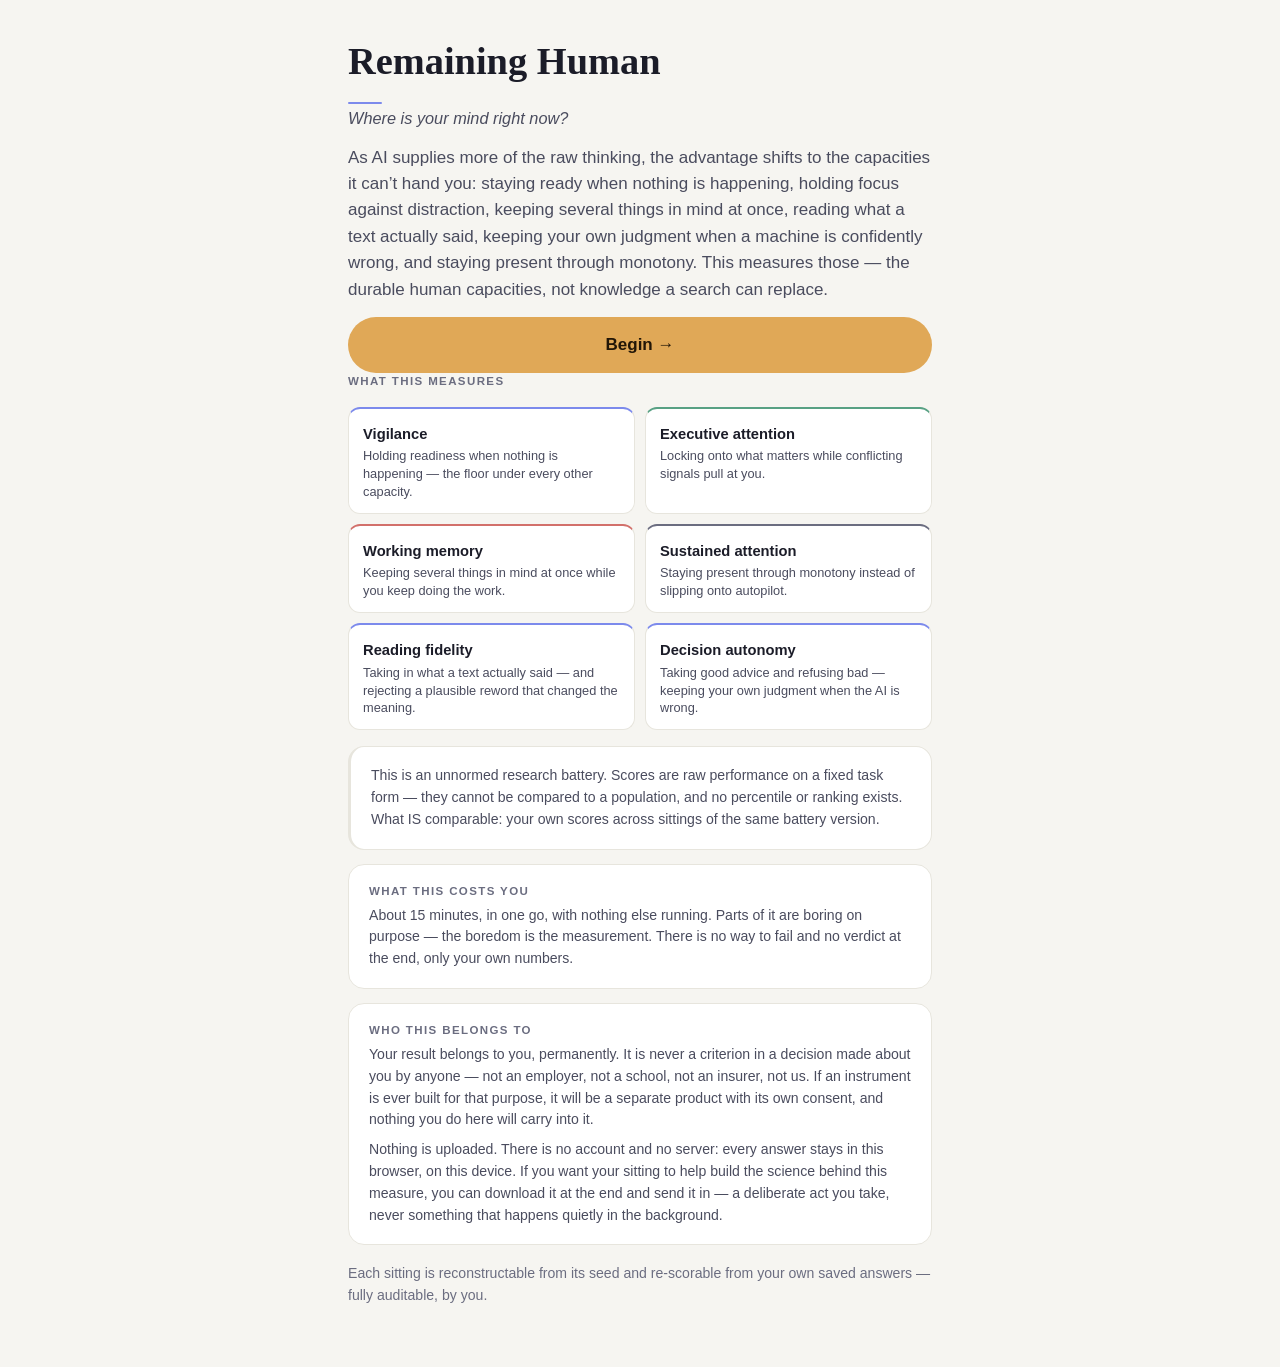
<file: index.html>
<!DOCTYPE html>
<html lang="en">
<head>
  <meta charset="utf-8" />
  <meta name="viewport" content="width=device-width, initial-scale=1, viewport-fit=cover" />
  <title>Remaining Human — research battery</title>
  <link rel="stylesheet" href="app/styles.css?b=9" />
</head>
<body>
  <main id="app" aria-live="polite"></main>
  <script type="module" src="app/app.js?b=9"></script>
</body>
</html>
</file>
<file: app/styles.css>
/* Administration app — calm, dark-first, zero distraction. The task IS the interface. */
:root {
  --bg: #14151a; --card: #1c1d24; --line: #2a2b33;
  --ink: #ecebe6; --ink-soft: #b3b2ad; --ink-faint: #8f8e8a;
  --accent: #7c8aec; --amber: #e0a857; --amber-ink: #221607;
  --green: #58a184; --red: #d2706b;
  --radius: 16px;
}
@media (prefers-color-scheme: light) {
  :root { --bg: #f6f5f1; --card: #ffffff; --line: #e7e5dd; --ink: #1b1c28; --ink-soft: #4a4c5e; --ink-faint: #6b6d80; }
}
* { box-sizing: border-box; margin: 0; }
body { background: var(--bg); color: var(--ink); font: 17px/1.55 -apple-system, "SF Pro Text", Segoe UI, Roboto, sans-serif; -webkit-font-smoothing: antialiased; }
#app { max-width: 620px; margin: 0 auto; padding: 28px 18px 60px; min-height: 100vh; }
h1 { font-size: 1.6rem; line-height: 1.25; margin: 6px 0 10px; }
.eyebrow { font-size: .72rem; font-weight: 700; letter-spacing: .12em; text-transform: uppercase; color: var(--ink-faint); }
.card { background: var(--card); border: 1px solid var(--line); border-radius: var(--radius); padding: 18px 20px; margin: 14px 0; }
.muted { color: var(--ink-soft); } .small { font-size: .88rem; } .faint { color: var(--ink-faint); }
.btn { display: block; width: 100%; border: none; border-radius: 999px; padding: 15px 22px; font: inherit; font-weight: 650; cursor: pointer; background: var(--amber); color: var(--amber-ink); margin-top: 14px; }
.btn:disabled { opacity: .4; cursor: default; }
.btn.ghost { background: transparent; color: var(--accent); border: 1.5px solid var(--line); }
.btn.half { display: inline-block; width: 48%; }
label.att { display: flex; gap: 10px; align-items: flex-start; margin-top: 10px; cursor: pointer; }
label.att input { width: 18px; height: 18px; margin-top: 3px; }

/* ---- task stage: one focused area, big targets, no chrome ---- */
.stage { position: fixed; inset: 0; background: var(--bg); display: flex; flex-direction: column; align-items: center; justify-content: center; user-select: none; -webkit-user-select: none; touch-action: manipulation; }
.stage .hint { position: fixed; top: max(18px, env(safe-area-inset-top)); left: 0; right: 0; text-align: center; font-size: .82rem; color: var(--ink-faint); }
.stage .progress { position: fixed; bottom: max(18px, env(safe-area-inset-bottom)); left: 0; right: 0; text-align: center; font-size: .78rem; color: var(--ink-faint); font-variant-numeric: tabular-nums; }
.bigstim { font-family: ui-serif, Georgia, serif; font-size: 5.2rem; font-weight: 700; font-variant-numeric: tabular-nums; letter-spacing: .04em; }
.arrows { font-size: 3.4rem; letter-spacing: .12em; font-weight: 700; }
.fixation { font-size: 2.4rem; color: var(--ink-faint); }
.pvt-wait { width: 130px; height: 130px; border-radius: 50%; border: 2px dashed var(--line); }
.pvt-go { width: 130px; height: 130px; border-radius: 50%; background: var(--amber); }
.tapzone { position: fixed; inset: 0; }
.respond-row { display: flex; gap: 14px; margin-top: 34px; }
.respond-row button { font: inherit; font-size: 1.5rem; font-weight: 700; padding: 18px 34px; border-radius: 16px; border: 1.5px solid var(--line); background: var(--card); color: var(--ink); cursor: pointer; }
.respond-row button:active { background: var(--accent); color: #fff; }

/* span grids */
.symgrid { display: grid; grid-template-columns: repeat(8, 1fr); gap: 3px; width: min(84vw, 360px); }
.symgrid div { aspect-ratio: 1; border-radius: 3px; background: var(--line); }
.symgrid div.on { background: var(--accent); }
.recallgrid { display: grid; grid-template-columns: repeat(4, 1fr); gap: 8px; width: min(78vw, 320px); }
.recallgrid button { aspect-ratio: 1; border-radius: 10px; border: 1.5px solid var(--line); background: var(--card); font: inherit; font-weight: 700; color: var(--ink); cursor: pointer; }
.recallgrid button.flash { background: var(--amber); border-color: var(--amber); }
.recallgrid button.picked { background: var(--accent); color: #fff; border-color: var(--accent); }

/* ---- HUD / report ---- */
.hud-row { display: flex; justify-content: space-between; align-items: baseline; padding: 12px 0; border-bottom: 1px solid var(--line); gap: 12px; }
.hud-row:last-child { border-bottom: none; }
.hud-score { font-family: ui-serif, Georgia, serif; font-size: 1.7rem; font-weight: 650; font-variant-numeric: tabular-nums; }
.hud-invalid { color: var(--red); font-size: .84rem; }
.hud-raw { color: var(--ink-faint); font-size: .8rem; }
.limits { border-left: 3px solid var(--line); }
.audit { font-family: ui-monospace, SFMono-Regular, Menlo, monospace; font-size: .74rem; color: var(--ink-faint); word-break: break-all; }
.sittingrow { display: flex; justify-content: space-between; padding: 10px 0; border-bottom: 1px solid var(--line); font-variant-numeric: tabular-nums; }
.ok { color: var(--green); } .bad { color: var(--red); }

/* ---- brand wordmark ---- */
/* The house signature (Forma lineage): SERIF for the mark and every measured value, system sans
   for UI. ui-serif = New York on Apple, Georgia elsewhere — zero download, editorial register.
   The ::after bar is a restrained "calibration mark", not a badge (design pass 2026-08-05). */
.wordmark { font-family: ui-serif, Georgia, "Iowan Old Style", "Times New Roman", serif; font-size: 2.4rem; font-weight: 600; letter-spacing: 0; color: var(--ink); margin: 4px 0 2px; }
.wordmark::after { content: ''; display: block; width: 34px; height: 2px; background: var(--accent); border-radius: 2px; margin: 10px 0 0; }
.wordmark.small-mark { font-size: 1.5rem; letter-spacing: 0; color: var(--accent); }
.wordmark.small-mark::after { display: none; }
.tagline { color: var(--ink-soft); font-size: 1.02rem; font-style: italic; margin: 0 0 14px; }
.tagline.small { font-size: .9rem; margin: 4px 0 12px; }

/* ---- capacity chips (home screen brand system) ---- */
.capgrid { display: grid; grid-template-columns: 1fr 1fr; gap: 10px; margin: 16px 0; }
.capchip { background: var(--card); border: 1px solid var(--line); border-radius: 12px; padding: 12px 14px; border-top: 2px solid var(--accent); }
/* per-instrument scan cue: four chips, four accents, so the grid reads as distinct instruments */
.capgrid .capchip:nth-child(2) { border-top-color: var(--green); }
.capgrid .capchip:nth-child(3) { border-top-color: var(--red); }
.capgrid .capchip:nth-child(4) { border-top-color: var(--ink-faint); }
.capchip.preview { border-style: dashed; opacity: .88; }
.capname { font-weight: 650; font-size: .92rem; }
.capstatus { display: block; font-size: .68rem; text-transform: uppercase; letter-spacing: .08em; color: var(--ink-faint); margin: 2px 0 6px; }
.capchip.preview .capstatus { color: var(--accent); }
.capblurb { font-size: .8rem; color: var(--ink-soft); line-height: 1.4; }
@media (max-width: 480px) { .capgrid { grid-template-columns: 1fr; } }

/* ---- reading-fidelity + decision-autonomy preview tasks ---- */
.passagecard p { line-height: 1.7; }
.sentenceverify { font-size: 1.15rem; line-height: 1.5; }
.numentry { display: block; width: 100%; font: inherit; font-size: 1.4rem; font-variant-numeric: tabular-nums; padding: 14px 16px; border-radius: 12px; border: 1.5px solid var(--line); background: var(--card); color: var(--ink); margin-top: 12px; }
.numentry:focus { outline: none; border-color: var(--accent); }
/* Deliberately NO slider/range input anywhere (manual/015 §2, §6): a visible scale exposes a fixed
   anchor near the truth that lets an examinee separate advice by geometry instead of judgment. */

/* Preview report: the number must NEVER read like a real HUD score at a glance (Codex) — dashed
   card, muted/outlined digits instead of solid ink, and an explicit "preview only" tag under it. */
.previewcard { border-style: dashed; }
.preview-score-wrap { text-align: right; }
.preview-score { font-family: ui-serif, Georgia, serif; color: transparent; -webkit-text-stroke: 1.5px var(--ink-faint); font-weight: 700; }
.preview-score-tag { font-size: .68rem; text-transform: uppercase; letter-spacing: .06em; color: var(--accent); margin-top: 2px; }

/* Pre-commitment field (council 2026-07-04): matches the app surface, not browser default. */
textarea { background: var(--card, #1c1d24); color: inherit; border: 1px solid var(--line, #33343d); border-radius: 10px; padding: 10px 12px; font: inherit; resize: vertical; }
textarea:focus { outline: 2px solid var(--accent, #7b8cf0); outline-offset: 1px; }

/* Roster buttons + print (manual/021) */
.small-btn { padding: 6px 12px; font-size: 13px; width: auto; }
@media print { .btn, .wordmark { display: none !important; } body { background: #fff; color: #111; } .card { border: 1px solid #ccc; box-shadow: none; } }
</file>
